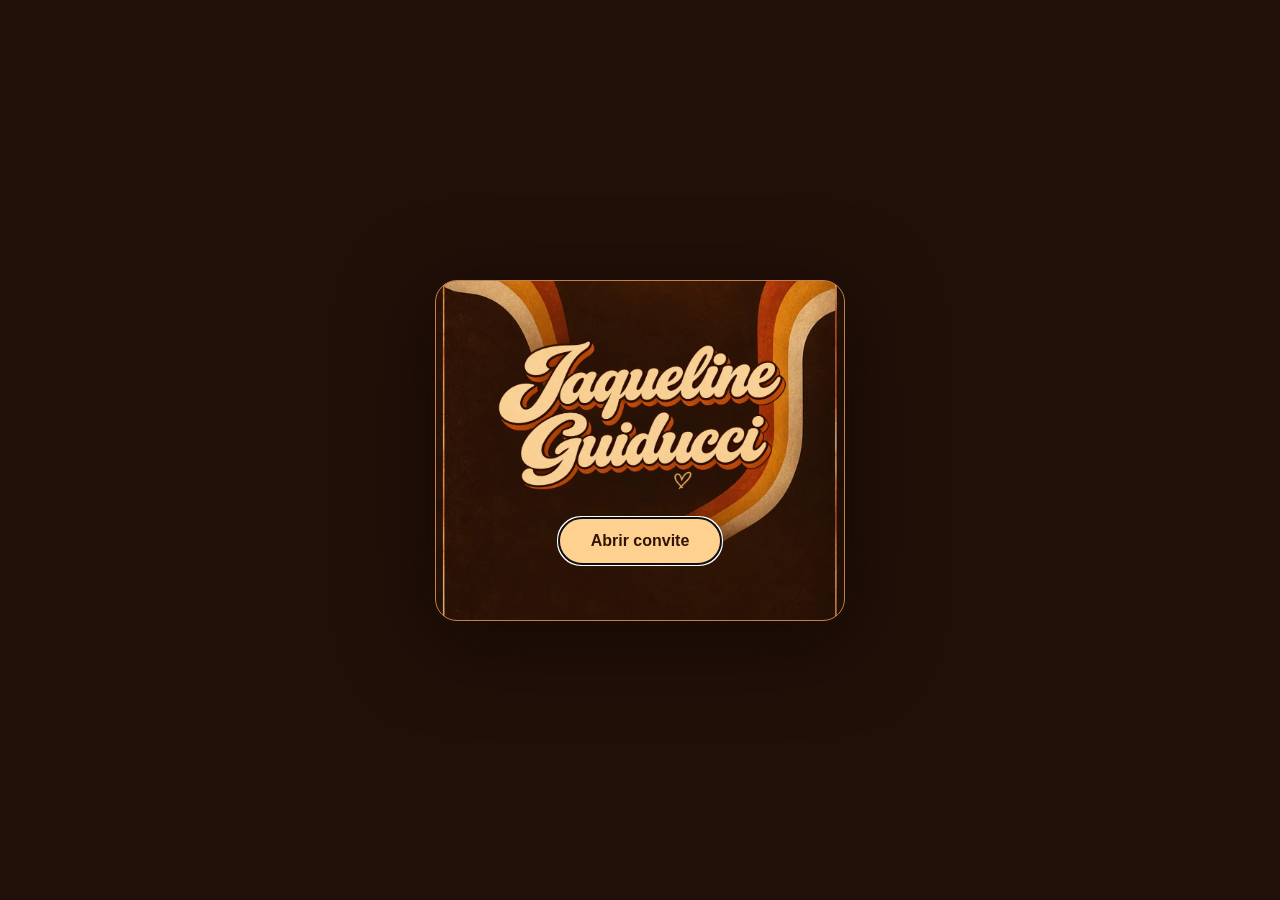
<file: index.html>
<!doctype html>
<html lang="pt-BR">
<head>
  <meta charset="utf-8">
  <meta name="viewport" content="width=device-width,initial-scale=1">
  <meta name="theme-color" content="#2e1007">
  <title>Edição Limitada 1976 · Jaqueline Guiducci</title>
  <meta name="description" content="Festa anos 70 de Jaqueline Guiducci. Sábado, 19 de dezembro, às 16h no Sítio Calmaria, em Ubá.">
  <link rel="stylesheet" href="home.css?v=23">
  <script src="musica.js?v=23" defer></script>
</head>
<body class="effects-playing">
  <dialog id="capa" aria-label="Convite de Jaqueline Guiducci">
    <div class="capa-cartao">
      <img src="assets/nome.webp" alt="Jaqueline Guiducci">
      <button id="abrir" type="button">Abrir convite</button>
      <p id="aviso-som" role="status"></p>
      <button id="sem-som" type="button" hidden>Continuar sem música</button>
    </div>
  </dialog>
  <main class="convite">
    <div class="cena">
      <div class="refletores" aria-hidden="true"><i></i><i></i></div>
      <div class="dance-lights" aria-hidden="true"></div>
      <div class="extra-reflections" aria-hidden="true"><i></i><i></i><i></i></div>
      <audio id="trilha" src="assets/disco-1976.mp3" autoplay loop preload="auto"></audio>
      <img class="vinil" src="assets/vinil.webp" alt="">
      <img class="fita" src="assets/fita.webp" alt="">
      <div class="identidade">
        <h1><img class="assinatura" src="assets/nome.webp" alt="Jaqueline Guiducci"></h1>
        <div class="vu" aria-hidden="true"><i></i><i></i><i></i><i></i><i></i><i></i><i></i><i></i><i></i><i></i><i></i><i></i></div>
        <div class="detalhes">
          <p class="data"><time datetime="2026-12-19T16:00:00-03:00">19 de dezembro</time></p>
          <p class="hora">Sábado <span>✦</span> 16 horas</p>
          <p class="lugar">Sítio Calmaria · Ubá, MG</p>
        </div>
      </div>
      <div class="disco home-globe">
        <span class="aureola" aria-hidden="true"></span>
        <img class="espelho" src="assets/globo.webp" alt="">
        <span class="giro" aria-hidden="true"></span>
        <img class="marca" src="assets/edicao-limitada-1976.webp" alt="Edição Limitada 1976">
        <i class="glint glint-a"></i><i class="glint glint-b"></i><i class="glint glint-c"></i><i class="glint glint-d"></i><i class="glint glint-e"></i>
      </div>
    </div>
    <footer>
      <nav aria-label="Informações e confirmação">
        <a href="manual.html">Manual do Convidado</a>
        <a href="local.html">Local</a>
        <div class="resposta"><a class="confirmar" href="presenca.html">Confirmar presença</a><small>Até 05 de dezembro</small></div>
      </nav>
      <button id="som" type="button" aria-controls="trilha"><span>Tocar música</span></button>
    </footer>
  </main>
</body>
</html>
</file>
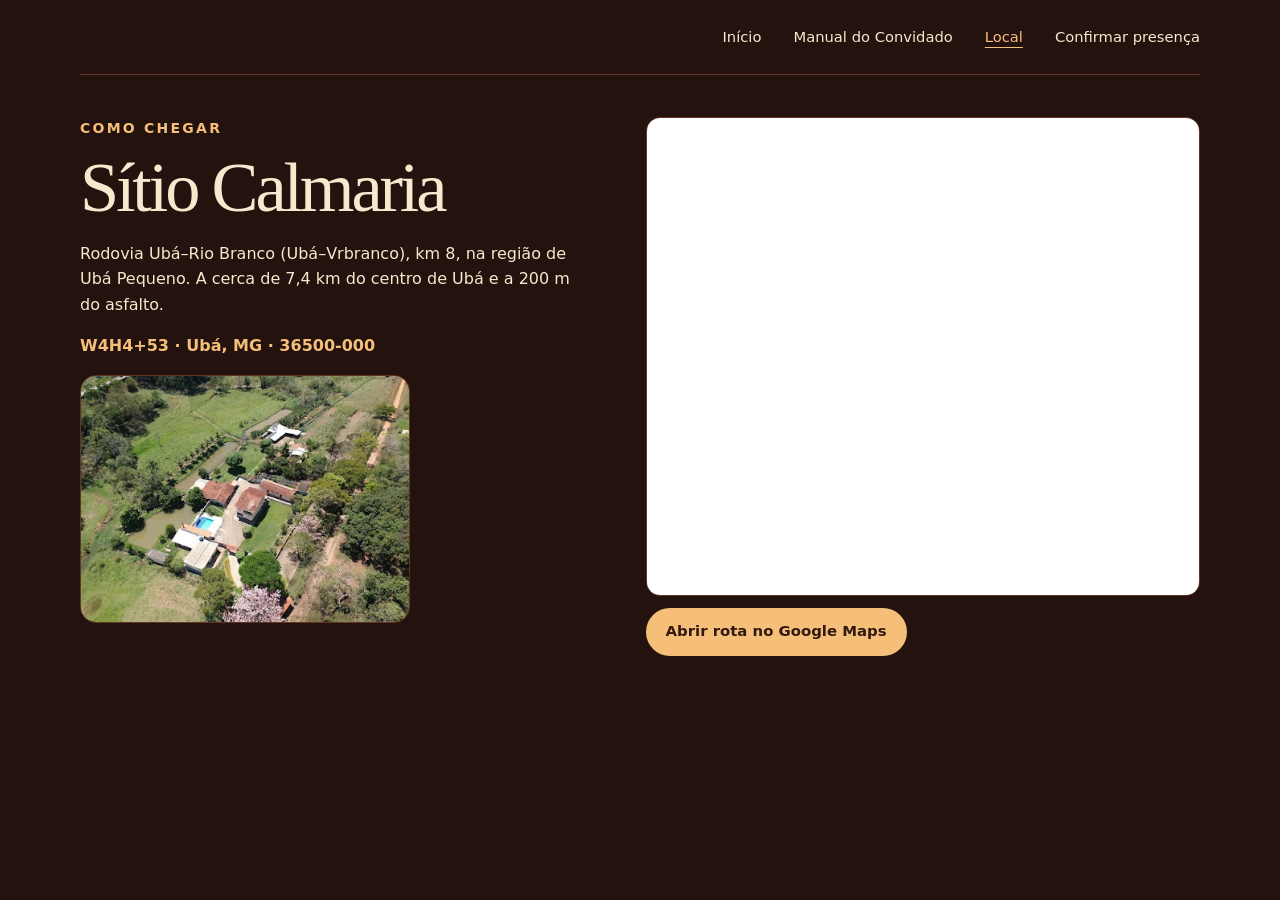
<file: local.html>
<!doctype html>
<html lang="pt-BR"><head><meta charset="utf-8"><meta name="viewport" content="width=device-width, initial-scale=1"><meta name="theme-color" content="#24120e"><meta name="description" content="Convite de Jaqueline Guiducci. Guia de traje anos 70, localização e confirmação de presença."><title>Local · Edição Limitada · Jaqueline Guiducci</title><link rel="stylesheet" href="site.css"></head>
<body class="inner-page"><header class="top wrap"><nav aria-label="Navegação"><a href="index.html">Início</a><a href="manual.html">Manual do Convidado</a><a href="local.html" aria-current="page">Local</a><a href="presenca.html">Confirmar presença</a></nav></header><main><div class="wrap standalone venue-layout"><section id="local"><p class="eyebrow">COMO CHEGAR</p><h1 class="page-heading">Sítio Calmaria</h1><p>Rodovia Ubá–Rio Branco (Ubá–Vrbranco), km 8, na região de Ubá Pequeno. A cerca de 7,4 km do centro de Ubá e a 200 m do asfalto.</p>
<p class="place-code">W4H4+53 · Ubá, MG · 36500-000</p>
<figure class="venue-photo"><img src="assets/sitio-calmaria.webp" alt="Vista aérea do Sítio Calmaria, com as construções e a piscina cercadas por área verde" width="408" height="306"></figure>
</section><section class="venue-map" aria-label="Mapa e rotas"><div class="map"><iframe title="Mapa do Sítio Calmaria" loading="lazy" src="https://maps.google.com/maps?q=W4H4%2B53%20Ub%C3%A1%2C%20MG%2C%2036500-000&amp;output=embed"></iframe></div>
<a class="button solid" href="https://www.google.com/maps/dir/?api=1&amp;destination=W4H4%2B53%20Ub%C3%A1%2C%20MG%2C%2036500-000" rel="noopener" target="_blank">Abrir rota no Google Maps</a></section>
</div></main></body></html>
</file>
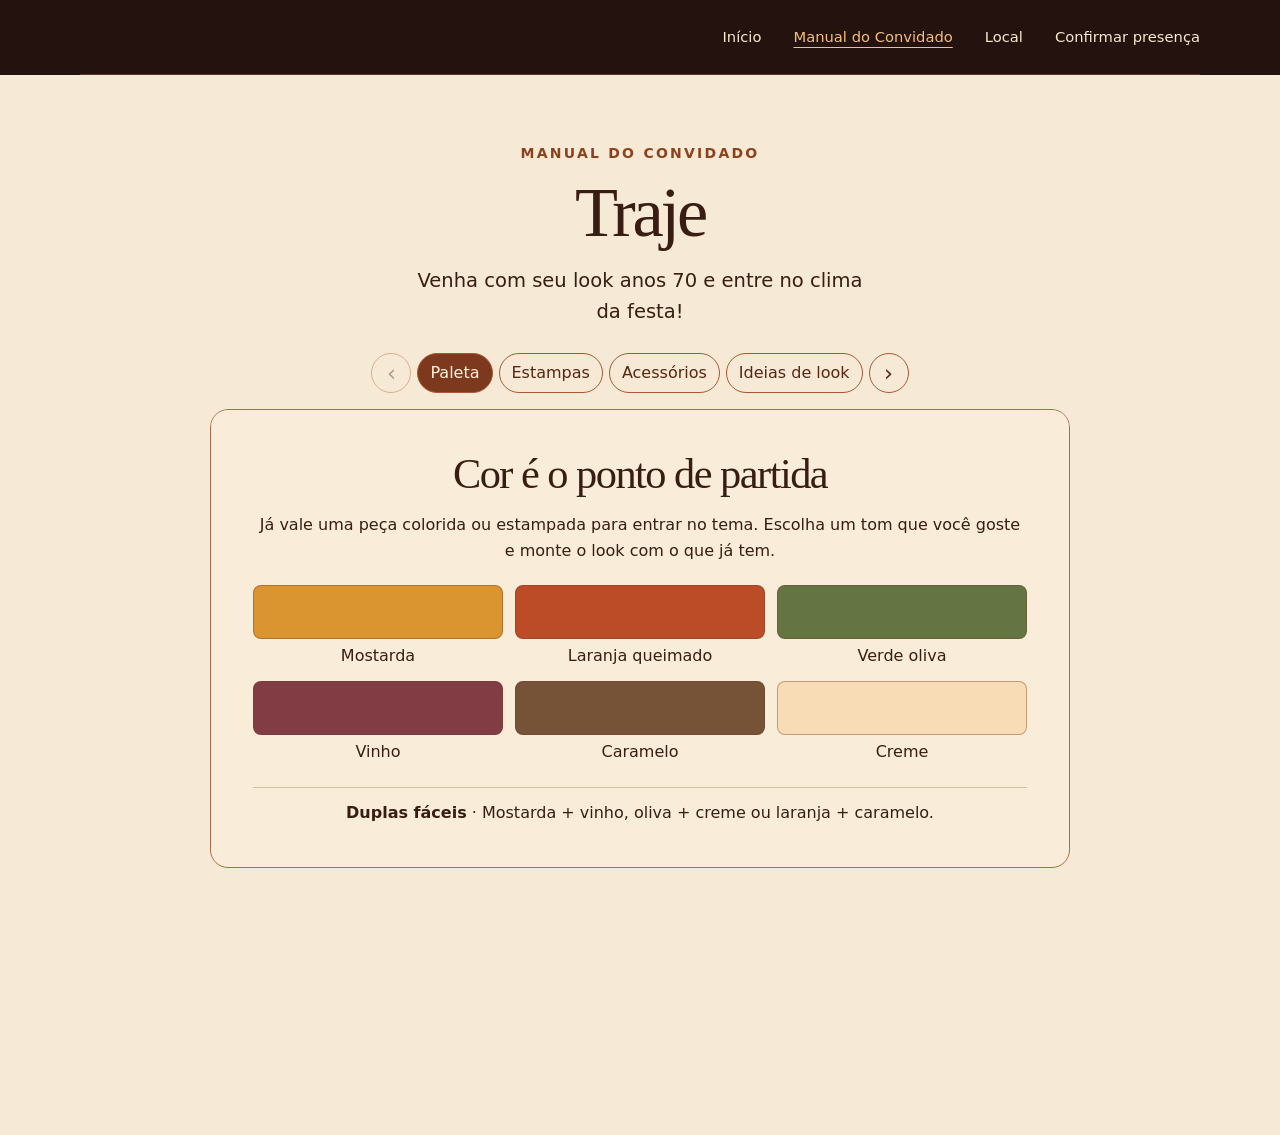
<file: manual.html>
<!doctype html>
<html lang="pt-BR"><head><meta charset="utf-8"><meta name="viewport" content="width=device-width, initial-scale=1"><meta name="theme-color" content="#24120e"><meta name="description" content="Convite de Jaqueline Guiducci. Guia de traje anos 70, localização e confirmação de presença."><title>Manual do Convidado · Edição Limitada · Jaqueline Guiducci</title><link rel="stylesheet" href="site.css"><link rel="stylesheet" href="manual.css?v=19"><script src="manual.js?v=4" defer></script></head>
<body class="inner-page"><header class="top wrap"><nav aria-label="Navegação"><a href="index.html">Início</a><a href="manual.html" aria-current="page">Manual do Convidado</a><a href="local.html">Local</a><a href="presenca.html">Confirmar presença</a></nav></header><main><section class="manual" id="manual"><div class="wrap"><p class="eyebrow">MANUAL DO CONVIDADO</p><h1 class="page-heading">Traje</h1><p class="lead">Venha com seu look anos 70 e entre no clima da festa!</p>
<div class="manual-carousel">
  <div class="carousel-controls">
    <button type="button" data-direction="-1" aria-label="Voltar um cartão" hidden>‹</button>
    <a href="#paleta" aria-current="true">Paleta</a>
    <a href="#estampas">Estampas</a>
    <a href="#acessorios">Acessórios</a>
    <a href="#looks">Ideias de look</a>
    <button type="button" data-direction="1" aria-label="Avançar um cartão" hidden>›</button>
  </div>
  <div class="carousel-track" tabindex="0" aria-label="Cartões do manual do convidado">
    <article class="carousel-card" id="paleta">
      <h2>Cor é o ponto de partida</h2>
      <p>Já vale uma peça colorida ou estampada para entrar no tema. Escolha um tom que você goste e monte o look com o que já tem.</p>
      <ul class="palette">
        <li><span style="--swatch:#db9530"></span>Mostarda</li>
        <li><span style="--swatch:#bc4c27"></span>Laranja queimado</li>
        <li><span style="--swatch:#657443"></span>Verde oliva</li>
        <li><span style="--swatch:#813d43"></span>Vinho</li>
        <li><span style="--swatch:#765237"></span>Caramelo</li>
        <li><span style="--swatch:#f7dcb6"></span>Creme</li>
      </ul>
      <p class="look-tip"><strong>Duplas fáceis</strong> · Mostarda + vinho, oliva + creme ou laranja + caramelo.</p>
    </article>
    <article class="carousel-card" id="estampas">
      <h2>Estampas com personalidade</h2>
      <p>As estampas dos anos 70 podem entrar na camisa, no vestido, no lenço ou em qualquer peça que você já tenha.</p>
      <ul class="patterns">
        <li><span class="pattern geometric" aria-hidden="true"></span>Geométrica</li>
        <li><span class="pattern floral" aria-hidden="true"></span>Floral grande</li>
        <li><span class="pattern striped" aria-hidden="true"></span>Listras</li>
        <li><span class="pattern psychedelic" aria-hidden="true"></span>Psicodélica</li>
      </ul>
      <p class="look-tip"><strong>Combinação rápida</strong> · Pegue uma cor da estampa e repita em outra peça.</p>
    </article>
    <article class="carousel-card" id="acessorios"><h2>Acessórios anos 70</h2><div class="acessorios"><figure><img src="assets/acessorio-argolas.webp" alt="Argolas douradas marteladas" width="360" height="360" loading="lazy"><figcaption><strong>Brincos</strong> Prenda o cabelo de um lado para destacar as argolas.</figcaption></figure><figure><img src="assets/acessorio-colar.webp" alt="Corrente com pingente cor de âmbar" width="360" height="360" loading="lazy"><figcaption><strong>Colar</strong> Use um pingente comprido sobre uma blusa lisa.</figcaption></figure><figure><img src="assets/acessorio-lenco.webp" alt="Lenço floral em laranja, creme e oliva" width="360" height="360" loading="lazy"><figcaption><strong>Lenço</strong> Dê um nó no pescoço ou faça uma faixa para o cabelo.</figcaption></figure><figure><img src="assets/acessorio-pulseiras.webp" alt="Pulseiras largas em tons de mel e ferrugem" width="360" height="360" loading="lazy"><figcaption><strong>Pulseiras</strong> Empilhe duas ou três no mesmo pulso.</figcaption></figure><figure><img src="assets/acessorio-oculos.webp" alt="Óculos quadrados com lentes cor de mel" width="360" height="360" loading="lazy"><figcaption><strong>Óculos</strong> Combine a armação grande com uma camisa de gola aberta.</figcaption></figure><figure><img src="assets/acessorio-cinto.webp" alt="Cinto trançado com fivela dourada" width="360" height="360" loading="lazy"><figcaption><strong>Cinto</strong> Passe pelo cós do jeans boca de sino.</figcaption></figure></div></article>
    <article class="carousel-card" id="looks">
      <h2>Do retrô à pista</h2>
      <div class="look-grid">
        <img src="assets/looks.webp" alt="Looks dos anos 70 com macacão brilhante, camisas de gola larga, calças boca de sino e vestido estampado" width="1200" height="800" loading="lazy">
        <ul>
          <li><strong>Retrô de boa</strong> · Camisa estampada e jeans reto ou boca de sino.</li>
          <li><strong>Colorido sem esforço</strong> · Vestido floral, macacão colorido ou um lenço chamativo.</li>
          <li><strong>Modo discoteca</strong> · Paetês, tecidos metalizados ou plataformas.</li>
        </ul>
      </div>
    </article>
    <article class="carousel-card look-card"><h2>Jeans com atitude</h2><div class="look-grid"><img src="assets/look-1.webp" alt="Camisa geométrica e jeans de cintura alta" loading="lazy"><p>Camisa geométrica em mostarda e vinho, jeans de cintura alta e bota caramelo.</p></div></article>
    <article class="carousel-card look-card"><h2>Floral à tarde</h2><div class="look-grid"><img src="assets/look-2.webp" alt="Vestido floral com cinto largo" loading="lazy"><p>Vestido midi de flores grandes, cinto largo e sandália plataforma.</p></div></article>
    <article class="carousel-card look-card"><h2>Boca de sino colorida</h2><div class="look-grid"><img src="assets/look-3.webp" alt="Calça verde boca de sino e lenço laranja" loading="lazy"><p>Calça boca de sino verde-oliva, camiseta creme e lenço laranja estampado.</p></div></article>
    <article class="carousel-card look-card"><h2>Brilho de discoteca</h2><div class="look-grid"><img src="assets/look-4.webp" alt="Blusa dourada metalizada e calça vinho" loading="lazy"><p>Blusa metalizada, calça vinho de cintura alta e argolas douradas.</p></div></article>
    <article class="carousel-card look-card"><h2>Gola larga e listras</h2><div class="look-grid"><img src="assets/look-5.webp" alt="Camisa listrada de gola larga e calça marrom" loading="lazy"><p>Camisa listrada em caramelo e creme, calça marrom e sapato de couro.</p></div></article>
    <article class="carousel-card look-card"><h2>Floral e boca de sino</h2><div class="look-grid"><img src="assets/look-6.webp" alt="Camisa floral verde-oliva e calça creme boca de sino" loading="lazy"><p>Camisa de gola larga com flores laranja, calça creme boca de sino e botas caramelo.</p></div></article>
    <article class="carousel-card look-card"><h2>Cetim na pista</h2><div class="look-grid"><img src="assets/look-7.webp" alt="Camisa de cetim vinho e calça azul-marinho" loading="lazy"><p>Camisa de cetim vinho, calça azul-marinho boca de sino e sapatos plataforma marrons.</p></div></article>
  </div>
</div></div></section>
</main></body></html>
</file>
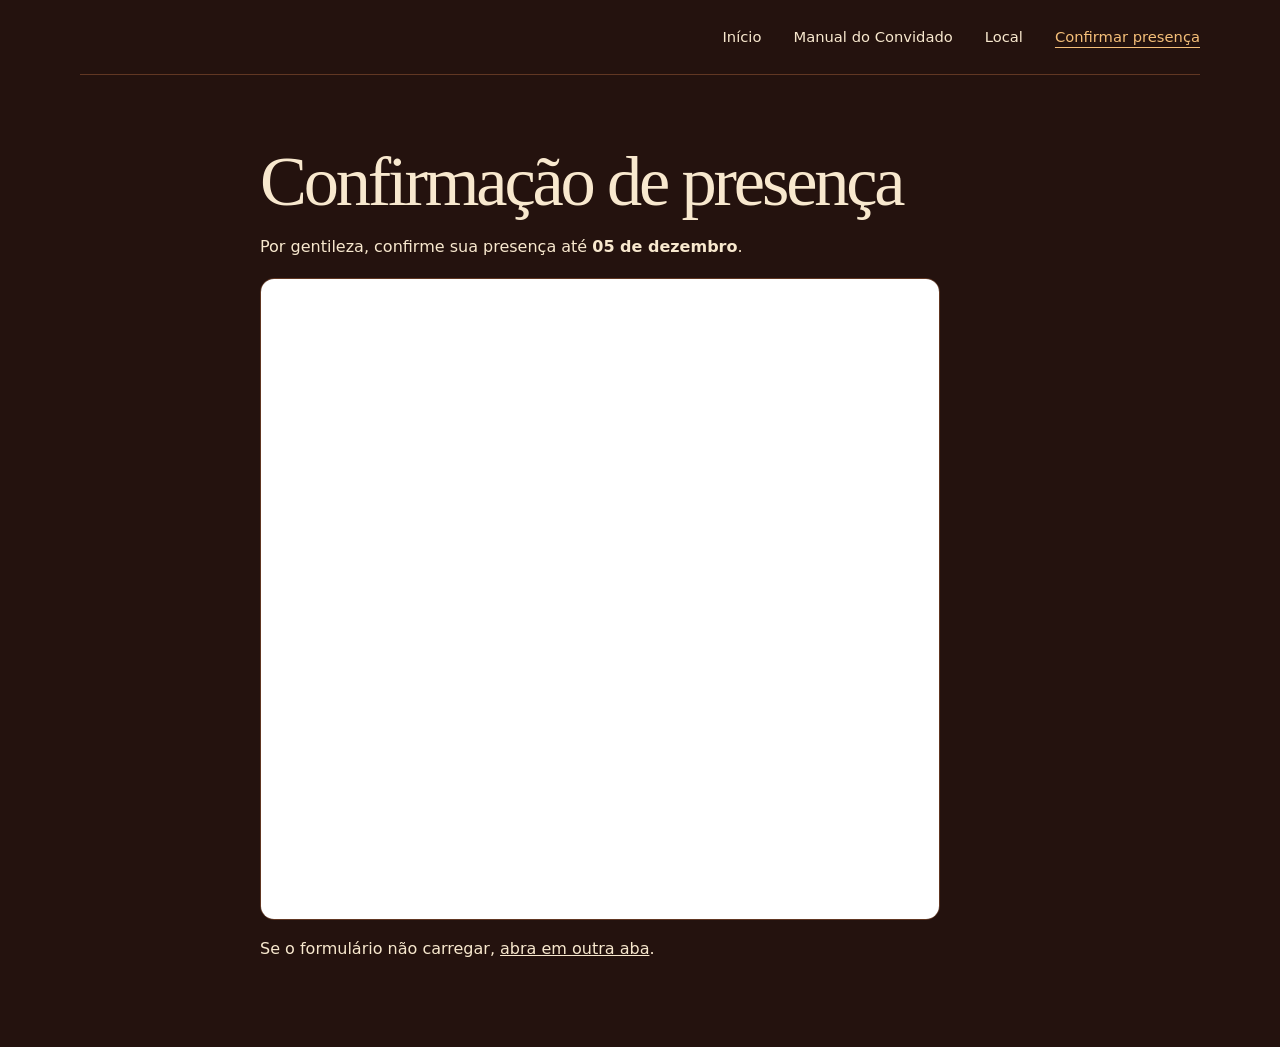
<file: presenca.html>
<!doctype html>
<html lang="pt-BR"><head><meta charset="utf-8"><meta name="viewport" content="width=device-width, initial-scale=1"><meta name="theme-color" content="#24120e"><meta name="description" content="Convite de Jaqueline Guiducci. Guia de traje anos 70, localização e confirmação de presença."><title>Confirmar presença · Edição Limitada · Jaqueline Guiducci</title><link rel="stylesheet" href="site.css"></head>
<body class="inner-page"><header class="top wrap"><nav aria-label="Navegação"><a href="index.html">Início</a><a href="manual.html">Manual do Convidado</a><a href="local.html">Local</a><a href="presenca.html" aria-current="page">Confirmar presença</a></nav></header><main><div class="wrap standalone"><section id="presenca"><h1 class="page-heading">Confirmação de presença</h1><p>Por gentileza, confirme sua presença até <strong><time datetime="2026-12-05">05 de dezembro</time></strong>.</p><div id="rsvp" class="map">
  <iframe src="https://docs.google.com/forms/d/e/1FAIpQLScrZfWIJi8_H0dgIDbv-A7V3XIQjIHz3rUGmWxqgFzen0eAKw/viewform?embedded=true" title="Formulário de confirmação de presença"></iframe>
</div>
<p>Se o formulário não carregar, <a href="https://docs.google.com/forms/d/e/1FAIpQLScrZfWIJi8_H0dgIDbv-A7V3XIQjIHz3rUGmWxqgFzen0eAKw/viewform" target="_blank" rel="noopener">abra em outra aba</a>.</p></section></div></main></body></html>
</file>
<file: home.css>
* { box-sizing: border-box }
body { margin: 0; padding: clamp(8px,1.4vw,22px); color: #ffe1ac; background: #291005; font-family: "Trebuchet MS", Arial, sans-serif }
.convite { position: relative; isolation: isolate; display: grid; grid-template-rows: 1fr auto; min-height: calc(100svh - 2 * clamp(8px,1.4vw,22px)); border: 1px solid #cd8140; border-radius: 28px; overflow: hidden; background: #331509 }
.cena { position: relative; isolation: isolate; min-height: 470px; display: grid; grid-template-columns: 1.05fr 1fr; align-items: center; background: radial-gradient(ellipse at 66% 25%,#a95c1b2e,transparent 54%),linear-gradient(90deg,#3111070a,#240e0850),url("assets/fundo.webp") center 46% / cover }
.identidade { text-align: center; z-index: 2; padding: 42px 0 48px 8vw }
h1,p { margin: 0 }
.assinatura { width: min(100%,510px,57svh); height: auto; display: block; margin: auto; filter: drop-shadow(0 5px 12px #22090066) }
.detalhes { margin: 20px auto 0 }
.data { font: normal clamp(32px,3.1vw,54px)/1.12 Georgia,serif; letter-spacing: -.04em }
.hora { margin: 10px 0 8px; font-size: .84rem; text-transform: uppercase; letter-spacing: .19em; font-weight: bold }
.hora span { margin: 0 .5em; color: #f9ac5b }
.lugar { color: #edc799; font-size: 1rem }
.disco { width: min(48vw,690px,75svh); aspect-ratio: 850/838; position: relative; justify-self: center; align-self: start; margin-top: -2%; z-index: 1 }
.espelho { width: 100%; display: block }
.giro { position:absolute; left:13.65%; top:20.05%; width:72.5%; height:77.15%; background:url("assets/globo-quadros-v5.webp") 0 0 / 2400% 100% no-repeat; animation:girar 3.2s steps(24,end) infinite }
@keyframes girar { to { background-position:104.347826% 0 } }
.marca { position:absolute; left:50%; top:59%; width:67%; transform: translate(-50%,-50%); filter: drop-shadow(0 3px 5px #300c06aa) }
.vinil,.fita { position:absolute; pointer-events:none; z-index:0 }
.vinil { width:min(22vw,300px); bottom:-7%; left:-9%; transform:rotate(8deg) }
.fita { width:min(15vw,210px); bottom:-1%; right:-4%; transform:rotate(-7deg) }
footer { position:relative; border-top:1px solid #9a5b2b; background:#31150d; padding: 19px 5vw }
nav { margin:auto; max-width:960px; display:grid; grid-template-columns:1.2fr .75fr 1.25fr; align-items:center; text-align:center }
nav a { color:#ffdfb0; padding:14px 12px; text-decoration:none; font-weight:bold; font-size:1rem }
nav > a:first-child { border-right:1px solid #855531 }
nav a:hover { text-decoration: underline; text-underline-offset:4px }
nav a:focus-visible { outline:3px solid #ffdb87; outline-offset:3px }
.resposta { display:grid; justify-items:center; gap:6px; border-left:1px solid #855531 }
.confirmar { display:inline-block; border-radius:40px; color:#361407; background:#ffd293; padding:12px 25px }
.resposta small { color:#f0c89c; font-size:.85rem }
@media (max-width:720px) {
  .convite { border-radius:20px }
  .cena { grid-template-columns:1fr; grid-template-rows:auto auto; align-content:center; min-height:0; background-position:center,center,center 30% }
  .disco { grid-row:1; width:min(76vw,33svh,340px); margin-top:-2% }
  .identidade { grid-row:2; padding:10px 12% 24px }
  .assinatura { width:min(100%,37svh,340px) }
  .detalhes { margin-top:12px }.data { font-size:clamp(28px,7.4vw,38px) }
  .hora { margin:8px 0 6px; font-size:.78rem }.lugar { font-size:.92rem }
  .vinil { width:28vw; left:-13%; bottom:-2% }.fita { width:23vw; right:-9%; bottom:2% }
  footer { padding:9px 6% 13px }
  nav { grid-template-columns:1.6fr 1fr; max-width:440px }
  nav > a { font-size:.95rem; padding:10px 4px }
  .resposta { grid-column:1/-1; border:0; margin-top:7px }
  .confirmar { width:100% }
}


/* A corrente pertence à imagem fixa. A esfera reproduz os 24 quadros originais. */
.espelho { clip-path:inset(0 0 78.8% 0) }
.refletores { position:absolute; inset:0; overflow:hidden; pointer-events:none }
.refletores i { position:absolute; top:-15px; left:9%; width:clamp(26px,3vw,46px); height:38px; background:linear-gradient(90deg,#170d09,#8f6a49 25%,#392216 45%,#170c08); border-bottom:4px solid #ffdb96; border-radius:3px 3px 9px 9px; transform-origin:50% 0; --inicio:-44deg; --fim:-6deg; animation:foco 5s ease-in-out infinite alternate }
.refletores i::after { content:""; position:absolute; top:100%; left:50%; width:clamp(140px,24vw,390px); height:95vh; transform:translateX(-50%); background:linear-gradient(to bottom,#fff0cba8,#edaf5345 48%,transparent 95%); clip-path:polygon(45% 0,55% 0,100% 100%,0 100%); filter:blur(2px) }
.refletores i+i { left:auto; right:4%; --inicio:8deg; --fim:48deg; animation-direction:alternate-reverse; animation-duration:7s; animation-delay:-2s }
@keyframes foco { from { transform:rotate(var(--inicio)) } to { transform:rotate(var(--fim)) } }
/* Duas fileiras espelhadas de LEDs, inspiradas nos receivers dos anos 70. */
.vu { width:max-content; margin:12px auto 0; padding:4px 8px; border-block:1px solid #a76d395c; display:flex; gap:3px; align-items:flex-end; height:25px; background:#29110899 }
.vu i { width:4px; height:100%; background:repeating-linear-gradient(to top,transparent 0 1px,#321308 1px 2px,transparent 2px 4px),linear-gradient(to top,#eba23b 60%,#ed742e 60%); transform-origin:bottom; animation:nivel .84s ease-in-out infinite alternate }
.vu i:nth-child(2n) { animation-delay:-.53s; animation-duration:.69s }.vu i:nth-child(3n) { animation-delay:-.28s;animation-duration:1.1s }.vu i:nth-child(4n) { animation-direction:alternate-reverse }.vu i:nth-child(6) { margin-right:4px }
@keyframes nivel { 0% { transform:scaleY(.23) } 40% { transform:scaleY(.85) } 65% { transform:scaleY(.44) } 100% { transform:scaleY(1) } }
.detalhes { margin-top:12px }
@media(max-width:720px) { .vu{margin-top:7px;height:20px} }
/* A lente acompanha o corpo e ilumina a origem do feixe. */
.refletores i::before { content:""; position:absolute; bottom:-5px; left:5%; width:90%; height:7px; border-radius:50%; background:#fff3cd; box-shadow:0 0 12px 4px #ffcd7b,0 0 24px 5px #ffae4b80 }
@media (prefers-reduced-motion: reduce) {
  .giro { animation-duration:14s }
  .refletores i { --inicio:-22deg; --fim:-16deg; animation-duration:15s }
  .refletores i+i { --inicio:18deg; --fim:24deg; animation-duration:18s }
  .vu i { animation-duration:3.5s }
}

/* Halo externo acompanha a esfera. A luz permanece visível entre os pulsos. */
.aureola { position:absolute; left:13.65%; top:20.05%; width:72.5%; height:77.15%; border-radius:50%; pointer-events:none; z-index:-1; background:#ffce7e; box-shadow:0 0 12px 4px #fff0bb,0 0 32px 11px #ffbf5ccd,0 0 62px 20px #ff9c394f; animation:halo-dourado 3.1s ease-in-out infinite alternate }
.aureola::before { content:""; position:absolute; inset:-11%; border-radius:50%; background:conic-gradient(from 20deg,transparent 0deg,#ffdb8fba 15deg,transparent 28deg 148deg,#fff1c4ab 165deg,transparent 180deg 286deg,#ffc66f99 300deg,transparent 314deg); filter:blur(9px); animation:halo-reflexo 11s linear infinite }
@keyframes halo-dourado { from { opacity:.65 } to { opacity:1 } }
@keyframes halo-reflexo { to { transform:rotate(1turn) } }
@media(prefers-reduced-motion:reduce){.aureola{animation-duration:7s}.aureola::before{animation:none}}
/* Reflexos da abertura original (23a3707). */
.glint{position:absolute;width:15%;aspect-ratio:1;z-index:2;transform:translate(-50%,-50%);background:radial-gradient(circle,#fff 0%,#ffdc92 5%,#ffc76f75 14%,transparent 53%);opacity:.25;animation:globe-glint 5s ease-in-out infinite}
.glint::before,.glint::after{content:"";position:absolute;inset:48% 0;background:linear-gradient(90deg,transparent,#fff1cd,transparent);border-radius:50%}
.glint::after{transform:rotate(90deg)}
.home-globe .glint{z-index:4;width:19%;opacity:.64;animation:none}
.home-globe .glint-a{left:61%;top:25%}
.home-globe .glint-b{left:19%;top:43%}
.home-globe .glint-c{left:81%;top:68%}
.home-globe .glint-d{left:35%;top:84%}
.home-globe .glint-e{left:86%;top:35%}
.effects-playing .glint{animation:disc-flash 2.5s ease-in-out infinite!important}
.effects-playing .glint-b{animation-delay:-.5s!important}
.effects-playing .glint-c{animation-delay:-1s!important}
.effects-playing .glint-d{animation-delay:-1.5s!important}
.effects-playing .glint-e{animation-delay:-2s!important}
@keyframes disc-flash{0%,66%,100%{opacity:.16;scale:.62}78%{opacity:1;scale:1.45}89%{opacity:.52;scale:1.05}}
.dance-lights{position:absolute;inset:0;pointer-events:none;z-index:5;overflow:hidden}
.dance-lights::before,.dance-lights::after{content:"";position:absolute;inset:-35%;background:conic-gradient(from 15deg at 67% 42%,transparent 0 15%,#ffc16637 17%,transparent 19% 45%,#a649242d 47%,transparent 50% 79%,#f2a74c29 82%,transparent 85%);opacity:0}
.effects-playing .dance-lights::before{animation:dance-sweep 8s ease-in-out infinite alternate!important}
.effects-playing .dance-lights::after{animation:dance-sweep 11s ease-in-out -4s infinite alternate-reverse!important}
@keyframes dance-sweep{from{transform:rotate(-11deg);opacity:.36}to{transform:rotate(18deg);opacity:1}}
.home-page .glint{filter:drop-shadow(0 0 7px #ffbf60)}
.extra-reflections{position:absolute;inset:0;z-index:27;pointer-events:none}
.extra-reflections i{position:absolute;width:clamp(18px,3.3vw,51px);aspect-ratio:1;translate:-50% -50%;color:#ffdc9d;opacity:.42;filter:drop-shadow(0 0 7px #ffad56)}
.extra-reflections i::before{content:"";display:block;width:100%;height:100%;background:currentColor;clip-path:polygon(50% 0,58% 42%,100% 50%,58% 58%,50% 100%,42% 58%,0 50%,42% 42%)}
.extra-reflections i:nth-child(1){left:58%;top:23%}
.extra-reflections i:nth-child(2){left:53%;top:65%;width:clamp(13px,1.9vw,29px)}
.extra-reflections i:nth-child(3){left:91%;top:77%;width:clamp(15px,2.6vw,38px)}
.effects-playing .extra-reflections i{animation:reflection-shimmer 7s ease-in-out infinite alternate}
.effects-playing .extra-reflections i:nth-child(2){animation-delay:-2s}
.effects-playing .extra-reflections i:nth-child(3){animation-delay:-4s}
@keyframes reflection-shimmer{from{opacity:.27;transform:translateY(5px) scale(.82)}to{opacity:.78;transform:translateY(-7px) scale(1.08)}}
@media(max-width:720px){
 .extra-reflections i:nth-child(1){left:19%;top:16%}
 .extra-reflections i:nth-child(2){left:82%;top:27%}
 .extra-reflections i:nth-child(3){left:87%;top:55%}
}
.dance-lights { z-index:0 }
@media (prefers-reduced-motion:reduce) {
  .effects-playing .dance-lights::before,.effects-playing .dance-lights::after { animation-duration:28s!important }
  .effects-playing .glint { animation-duration:5s!important }
}
#som { display:block; margin:6px auto 0; padding:8px 14px; min-height:40px; font:inherit; font-size:.9rem; color:#ffdfb0; background:transparent; border:0; border-radius:22px; cursor:pointer }
#som::before { content:"♫"; margin-right:.45em }
#som:hover span { text-decoration:underline }
#som:focus-visible { outline:2px solid #ffdb87 }

#capa { color:#ffe1ac; border:1px solid #bf824c; border-radius:22px; padding:0; background:#35170b url("assets/fundo.webp") center / cover; width:min(86vw,410px); box-shadow:0 18px 85px #100500aa }
#capa::backdrop { background:#201008 }
.capa-cartao { padding:clamp(28px,6vw,56px) 24px; text-align:center }
.capa-cartao img { display:block; width:85%; height:auto; margin:0 auto 28px }
#abrir { border:0; border-radius:30px; background:#ffd191; color:#321406; font:inherit; font-weight:bold; padding:14px 32px; cursor:pointer }
#aviso-som:not(:empty) { margin:14px 0 0 }
#sem-som { color:inherit; font:inherit; text-decoration:underline; background:transparent; border:0; padding:12px; cursor:pointer }
</file>
<file: site.css>
:root{color-scheme:dark;--dark:#24120e;--cream:#f8e8ce;--gold:#f5bf79;--line:#a9623b75;--paper:#f6e9d5;--ink:#381d12;scroll-behavior:smooth}*{box-sizing:border-box}body{margin:0;background:var(--dark);color:var(--cream);font-family:system-ui,sans-serif;line-height:1.6}a{color:inherit}a:focus-visible{outline:2px solid currentColor;outline-offset:5px}[hidden]{display:none!important}.wrap{width:min(1120px,calc(100% - 48px));margin-inline:auto}.top{min-height:75px;display:flex;align-items:center;justify-content:space-between;gap:18px;border-bottom:1px solid var(--line)}.top a{text-decoration:none}.brand{font:1.15rem Georgia,serif}.brand span,footer span{color:var(--gold);padding-inline:.25em}nav{display:flex;gap:clamp(12px,3vw,32px);font-size:.92rem}nav a:hover{color:var(--gold)}.hero{display:grid;grid-template-columns:minmax(0,430px) 1fr;align-items:center;gap:clamp(36px,8vw,105px);padding-block:48px 74px}.cover{border:1px solid var(--line);border-radius:22px;overflow:hidden;box-shadow:0 22px 70px #0005}.cover img{width:100%;height:auto;display:block}.eyebrow{font-size:.875rem;font-weight:700;letter-spacing:.16em;color:var(--gold);margin:0 0 12px}.eyebrow span{padding-inline:.4em}h1,h2,h3{font-family:Georgia,serif;font-weight:400;line-height:1.04;margin:0}h1{font-size:clamp(3rem,7vw,6.85rem);letter-spacing:-.045em}h2{font-size:clamp(2.25rem,5vw,4.25rem);letter-spacing:-.036em}h3{font-size:1.8rem}.lead{font-size:clamp(1.05rem,2vw,1.22rem);max-width:36ch}.actions{display:flex;flex-wrap:wrap;gap:12px;margin-top:28px}.button{border-radius:100px;display:inline-flex;align-items:center;justify-content:center;padding:11px 19px;min-height:46px;border:1px solid #bd845c;text-decoration:none;font-size:.93rem;font-weight:650}.button:hover{background:#eea25c24}.solid{background:var(--gold);color:#32190f;border-color:transparent}.solid:hover{background:#ffd599}.manual{padding-block:67px;background:var(--paper);color:var(--ink);text-align:center}.manual .eyebrow{color:#8d421e}.manual .lead{margin:15px auto 26px}.manual figure{max-width:760px;margin:0 auto;border:1px solid #b6784c8c;border-radius:18px;overflow:hidden;background:#f4e6cf}.manual img{display:block;width:100%;height:auto}.manual figcaption{display:grid;grid-template-columns:1fr 1fr}.manual figcaption div{padding:19px 12px}.manual figcaption div+div{border-left:1px solid #b6784c8c}.manual figcaption p{margin:7px 0 0}.details{display:grid;grid-template-columns:1fr 1fr;padding-block:70px;gap:48px}.details section+section{border-left:1px solid var(--line);padding-left:48px}.map{border:1px solid var(--line);border-radius:14px;overflow:hidden;margin:18px 0 12px}.map p{margin:0;padding:16px;color:var(--cream)}iframe{display:block;width:100%;border:0;min-height:280px}#rsvp iframe{min-height:640px}footer{padding-block:23px;border-top:1px solid var(--line);font-size:.92rem}section[id]{scroll-margin-top:24px}@media(max-width:720px){.wrap{width:calc(100% - 32px)}.hero{grid-template-columns:1fr;text-align:center;gap:24px;padding-block:24px 44px}.cover{width:min(100%,340px);margin:auto;order:1}.hero-copy{order:0}.hero .lead{margin-inline:auto}.actions{justify-content:center;margin-top:20px}.manual{padding-block:42px}.details{grid-template-columns:1fr;gap:28px;padding-block:42px}.details section+section{border-left:0;border-top:1px solid var(--line);padding:28px 0 0}}@media(max-width:380px){.top{flex-wrap:wrap;justify-content:center;padding-block:10px;gap:6px 20px}.manual figcaption p{font-size:.93rem}}@media(prefers-reduced-motion:reduce){:root{scroll-behavior:auto}}

/* A animação do v4 compõe a abertura da página. */
.benjamim-scroll{height:auto;background:var(--dark)}
.benjamim-stage{position:relative;top:auto;height:auto;min-height:clamp(590px,calc(100svh - 75px),840px);display:grid;align-items:center;overflow:hidden;background:#25110a}
.benjamim-stage::after{content:"";position:absolute;inset:19px;z-index:25;border:1px solid #cf825a83;border-radius:25px;pointer-events:none}
.benjamim-stage .title-wrap{position:relative;left:auto;top:auto;transform:none;opacity:1;width:min(1120px,calc(100% - 100px));margin-inline:auto;padding:42px 0;align-items:flex-start;filter:none;pointer-events:auto}
.title-wrap .title-frame{margin:0;padding:0;border:0;background:none;box-shadow:none;transform:none;filter:none}
.title-wrap .title-frame::before,.title-wrap .title-frame::after{display:none}
.home-logo,.home-name{display:block;height:auto;filter:drop-shadow(0 8px 16px #1e0807b8)}
.home-logo{width:min(42vw,480px)}
.home-name{width:min(33vw,362px);margin:12px 0}
.event-date{color:#ffe3ac;letter-spacing:.12em;font-size:clamp(.83rem,1.6vw,1.05rem);font-weight:750;margin:9px 0 0;text-shadow:0 2px 8px #180806}
.event-date span{color:var(--gold);padding-inline:.25em}
.benjamim-stage .actions{margin-top:22px}
.benjamim-stage .button{cursor:pointer;font-family:inherit}
.benjamim-stage .button:not(.solid){background:#28120bd9}
.home-globe{position:absolute;top:-9%;right:4%;height:93%;width:min(55%,680px);object-fit:contain;object-position:top center;pointer-events:none;z-index:4;animation:globe-sway 8s ease-in-out infinite;transform-origin:50% 0}
@keyframes globe-sway{0%,100%{transform:rotate(-2deg)}50%{transform:rotate(2deg)}}
.benjamim-stage .bg-base{filter:brightness(.63) saturate(.84)}
.benjamim-stage .bg-stack{opacity:.72}
.benjamim-stage .neon-haze{background:#e38a34;opacity:.13}
.benjamim-stage .palm-stream,.benjamim-stage .popup-layer,.benjamim-stage .statue-layer,.benjamim-stage .tracking,.benjamim-stage .corner-code{display:none}
.benjamim-stage .flight-actors,.benjamim-stage .dolphin-layer{opacity:.19}
.benjamim-stage .scanlines,.benjamim-stage.hard-glitch .scanlines{opacity:.13}
.benjamim-stage .screen-interference,.benjamim-stage.hard-glitch .screen-interference{opacity:.12}
@media(max-width:720px){
 .benjamim-stage{min-height:650px}
 .benjamim-stage::after{inset:11px;border-radius:20px}
 .benjamim-stage .title-wrap{width:calc(100% - 40px);align-items:center;padding:240px 0 38px}
 .home-logo{width:min(82vw,370px)}
 .home-name{width:min(64vw,265px);margin:8px 0}
 .home-globe{right:50%;translate:50% 0;top:-29px;width:86%;height:365px}
 .benjamim-stage .actions{gap:9px;margin-top:17px}
 .benjamim-stage .button{padding-inline:13px}
}

.top{justify-content:flex-end}
.top nav{flex-wrap:wrap;align-items:center;justify-content:flex-end;padding-block:10px}
.top [aria-current=page]{color:var(--gold);text-decoration:underline;text-underline-offset:5px}
.home-page .title-wrap .title-frame{order:0}
.home-page .title-wrap{display:flex}
.home-page .home-year{order:1;display:block;width:min(24vw,235px);height:auto;margin:9px 0 2px;filter:drop-shadow(0 6px 12px #290d05)}
.home-page .home-name{order:2;margin:9px 0 4px}
.home-page .event-date{order:3}
.home-page .actions{order:4;margin-top:17px}
.home-page .home-logo{width:min(39vw,400px)}
.home-page .home-name{width:min(32vw,320px)}
.home-page .benjamim-stage{width:100%;min-height:max(570px,calc(100svh - 75px))}
.standalone{padding-block:70px;max-width:760px}
.standalone .map{max-width:680px}
.inner-page .page-heading{font-size:clamp(2.4rem,6vw,4.4rem)}
@media(max-width:720px){
 .top{justify-content:center}
 .top nav{justify-content:center;font-size:.875rem}
 .home-page .home-logo{width:min(71vw,305px)}
 .home-page .home-year{width:min(40vw,165px)}
 .home-page .home-name{width:min(57vw,238px)}
 .home-page .title-wrap{padding:190px 0 30px}
 .home-page .home-globe{height:275px}
 .home-page .benjamim-stage{min-height:max(620px,calc(100svh - 75px))}
 .standalone{padding-block:45px}
}

.venue-photo{margin:24px 0 16px;border:1px solid var(--line);border-radius:16px;overflow:hidden}
.venue-photo img{display:block;width:100%;height:auto}
.place-code{color:var(--gold);font-weight:650}
.home-globe{width:min(48vw,660px,69svh);height:auto;aspect-ratio:850/838;right:7%;top:1%;animation:none}
.home-globe img{display:block;width:100%;height:auto}
.home-globe canvas{position:absolute;left:13.65%;top:20.05%;width:72.5%;height:77.15%;display:none}
.home-globe.is-spinning img{clip-path:inset(0 0 78.8% 0)}
.home-globe.is-spinning canvas{display:block}
.glint{position:absolute;width:15%;aspect-ratio:1;z-index:2;transform:translate(-50%,-50%);background:radial-gradient(circle,#fff 0%,#ffdc92 5%,#ffc76f75 14%,transparent 53%);opacity:.25;animation:globe-glint 5s ease-in-out infinite}
.glint::before,.glint::after{content:"";position:absolute;inset:48% 0;background:linear-gradient(90deg,transparent,#fff1cd,transparent);border-radius:50%}
.glint::after{transform:rotate(90deg)}
.glint-a{left:64%;top:36%}
.glint-b{left:31%;top:48%;animation-delay:-1.8s}
.glint-c{left:73%;top:66%;animation-delay:-3.5s}
@keyframes globe-glint{0%,78%,100%{opacity:.12;scale:.72}85%{opacity:1;scale:1.35}93%{opacity:.36;scale:.94}}
@media(max-width:720px){.home-page .home-globe{right:50%;top:-10px;width:min(76vw,305px);height:auto}}
@media(prefers-reduced-motion:reduce){.glint{animation:none;opacity:.45}.home-globe.is-spinning img{clip-path:none}.home-globe.is-spinning canvas{display:none}}
.home-page .home-globe{z-index:26}
.home-globe .globe-static{clip-path:inset(0 0 78.8% 0)}
.home-globe .globe-rotation{position:absolute;left:13.65%;top:20.05%;width:72.5%;height:77.15%}
.home-globe .globe-title{position:absolute;z-index:3;left:50%;top:58%;width:69%;transform:translate(-50%,-50%);margin:0;filter:drop-shadow(0 5px 12px #240900b8)}
.home-globe .globe-title img{width:100%;height:auto}
.venue-layout{display:grid;grid-template-columns:minmax(0,.95fr) minmax(0,1.05fr);gap:clamp(24px,5vw,66px);max-width:1120px;padding-block:42px;align-items:start}
.venue-layout .venue-photo{max-width:330px;margin:16px 0 0}
.venue-map .map{margin-top:0}
.venue-map iframe{height:clamp(300px,53vh,490px)}
@media(max-width:720px){.venue-layout{grid-template-columns:1fr;gap:22px}.venue-layout .venue-photo{max-width:260px}.venue-map iframe{height:300px}}
@media(prefers-reduced-motion:reduce){.home-globe .globe-static{clip-path:none}.home-globe .globe-rotation{display:none}}

/* Os quadros giram sobre o próprio eixo; a corrente e a arte ficam no lugar. */
.home-globe .globe-static{clip-path:none}
.globe-spin{display:none;position:absolute;left:13.65%;top:20.05%;width:72.5%;height:77.15%;background:url("assets/globo-quadros-v5.webp") no-repeat 0 0 / 2400% 100%}
.effects-playing .globe-static{clip-path:inset(0 0 78.8% 0)}
.effects-playing .globe-spin{display:block;animation:disc-spin 3.2s steps(23,end) infinite!important}
@keyframes disc-spin{to{background-position:100% 0}}
.home-globe .glint{z-index:4;width:19%;opacity:.64;animation:none}
.home-globe .glint-a{left:61%;top:25%}
.home-globe .glint-b{left:19%;top:43%}
.home-globe .glint-c{left:81%;top:68%}
.home-globe .glint-d{left:35%;top:84%}
.home-globe .glint-e{left:86%;top:35%}
.effects-playing .glint{animation:disc-flash 2.5s ease-in-out infinite!important}
.effects-playing .glint-b{animation-delay:-.5s!important}
.effects-playing .glint-c{animation-delay:-1s!important}
.effects-playing .glint-d{animation-delay:-1.5s!important}
.effects-playing .glint-e{animation-delay:-2s!important}
@keyframes disc-flash{0%,66%,100%{opacity:.16;scale:.62}78%{opacity:1;scale:1.45}89%{opacity:.52;scale:1.05}}
.dance-lights{position:absolute;inset:0;pointer-events:none;z-index:5;overflow:hidden}
.dance-lights::before,.dance-lights::after{content:"";position:absolute;inset:-35%;background:conic-gradient(from 15deg at 67% 42%,transparent 0 15%,#ffc16637 17%,transparent 19% 45%,#a649242d 47%,transparent 50% 79%,#f2a74c29 82%,transparent 85%);opacity:0}
.effects-playing .dance-lights::before{animation:dance-sweep 8s ease-in-out infinite alternate!important}
.effects-playing .dance-lights::after{animation:dance-sweep 11s ease-in-out -4s infinite alternate-reverse!important}
@keyframes dance-sweep{from{transform:rotate(-11deg);opacity:.36}to{transform:rotate(18deg);opacity:1}}
.effects-paused .benjamim-stage :not(.motion-toggle){animation-play-state:paused!important}
.effects-paused #fxCanvas,.effects-paused .flight-actors,.effects-paused .dolphin-layer,.effects-paused .glitch-slices,.effects-paused .screen-interference,.effects-paused .glitch-bar,.effects-paused .start-flash{visibility:hidden}
@media(max-width:720px){.home-page .title-wrap{padding-bottom:72px}}

/* Paleta quente de discoteca na abertura. */
.home-page .title-wrap .home-name{width:min(42vw,440px);margin:0 0 8px}
@media(min-width:721px){.home-page .title-wrap{top:-20px}}
.home-page .bg-base{filter:brightness(.78) saturate(1.13)}
.home-page .bg-stack{opacity:.85}
.home-page .bg-red,.home-page .bg-cyan,.home-page #fxCanvas,
.home-page .vhs-roll,.home-page .glitch-bar,.home-page .screen-interference{display:none}
.home-page .light-sweep{background:linear-gradient(105deg,transparent 40%,#ffbc654a 49%,#e58b3c23 51%,transparent 59%)}
.home-page .edge-vignette{background:radial-gradient(ellipse,transparent 44%,#26100719 70%,#1c0b0577 100%);box-shadow:inset 0 0 7vw #190a0666}
.home-page .glint{filter:drop-shadow(0 0 7px #ffbf60)}
@media(max-width:720px){
 .home-page .title-wrap .home-name{width:min(68vw,285px)}
 .home-page .title-wrap{padding-bottom:34px}
 .home-page .top nav{row-gap:4px}
}

/* Reflexos extras, independentes das luzes e do giro do globo. */
.extra-reflections{position:absolute;inset:0;z-index:27;pointer-events:none}
.extra-reflections i{position:absolute;width:clamp(18px,3.3vw,51px);aspect-ratio:1;translate:-50% -50%;color:#ffdc9d;opacity:.42;filter:drop-shadow(0 0 7px #ffad56)}
.extra-reflections i::before{content:"";display:block;width:100%;height:100%;background:currentColor;clip-path:polygon(50% 0,58% 42%,100% 50%,58% 58%,50% 100%,42% 58%,0 50%,42% 42%)}
.extra-reflections i:nth-child(1){left:58%;top:23%}
.extra-reflections i:nth-child(2){left:53%;top:65%;width:clamp(13px,1.9vw,29px)}
.extra-reflections i:nth-child(3){left:91%;top:77%;width:clamp(15px,2.6vw,38px)}
.effects-playing .extra-reflections i{animation:reflection-shimmer 7s ease-in-out infinite alternate}
.effects-playing .extra-reflections i:nth-child(2){animation-delay:-2s}
.effects-playing .extra-reflections i:nth-child(3){animation-delay:-4s}
@keyframes reflection-shimmer{from{opacity:.27;transform:translateY(5px) scale(.82)}to{opacity:.78;transform:translateY(-7px) scale(1.08)}}
@media(max-width:720px){
 .extra-reflections i:nth-child(1){left:19%;top:16%}
 .extra-reflections i:nth-child(2){left:82%;top:27%}
 .extra-reflections i:nth-child(3){left:87%;top:55%}
}
</file>
<file: manual.css>
.manual-carousel{max-width:860px;margin-inline:auto}
.carousel-hint{font-size:.92rem;margin-bottom:10px}
.carousel-controls{display:flex;flex-wrap:wrap;justify-content:center;gap:6px;margin-bottom:16px}
.carousel-controls :is(a,button){font:inherit;color:#592514;padding:5px 12px;border:1px solid #a85932;border-radius:2rem;background:transparent;min-height:40px;text-decoration:none;display:inline-grid;place-items:center}
.carousel-controls button{font-size:1.4rem;line-height:1;cursor:pointer;min-width:40px}
.carousel-controls button:disabled{opacity:.4;cursor:default}
.carousel-controls [aria-current=true]{background:#7d391e;color:#fff4df}
.carousel-track{display:flex;overflow-x:auto;scroll-snap-type:x mandatory;border-radius:18px;scrollbar-width:thin;scrollbar-color:#a85932 #eed8bb}
.carousel-card{flex:0 0 100%;min-width:0;scroll-snap-align:start;background:#f9edda;border:1px solid #ad6c46;border-radius:18px;padding:clamp(20px,4vw,42px)}
.carousel-card h2{font-size:clamp(1.7rem,4vw,2.65rem)}
.palette,.patterns,.look-grid ul{list-style:none;padding:0}
.palette,.patterns{display:grid;gap:12px;grid-template-columns:repeat(3,minmax(0,1fr));margin:22px 0}
.patterns{grid-template-columns:repeat(4,minmax(0,1fr))}
.palette span,.pattern{display:block;height:54px;margin-bottom:4px;border:1px solid #713c2866;border-radius:8px;background-color:var(--swatch)}
.geometric{background:repeating-conic-gradient(#be522a 0 25%,#f0ce84 0 50%,#76503a 0 75%,#db9530 0) 0 0/34px 34px}
.floral{background:radial-gradient(circle,#efce80 0 11%,#a94f3a 12% 29%,transparent 31%) 0 0/26px 26px #68764b}
.striped{background:repeating-linear-gradient(45deg,#a7492a 0 10px,#e39830 10px 20px,#f6daad 20px 29px,#794a31 29px 38px)}
.psychedelic{background:repeating-radial-gradient(ellipse at bottom left,#783d45 0 8px,#d37737 9px 17px,#eccb85 18px 25px)}
.look-tip{border-top:1px solid #ad6c4666;padding-top:12px;margin-bottom:0}
.look-grid{display:grid;grid-template-columns:1.35fr 1fr;align-items:center;gap:20px;margin-top:20px;text-align:left}
.look-grid img{border-radius:9px}.look-grid li+li{margin-top:12px}
@media(max-width:560px){.patterns{grid-template-columns:repeat(2,minmax(0,1fr))}.look-grid{grid-template-columns:1fr}.carousel-controls{gap:4px}.carousel-controls :is(a,button){padding-inline:8px;font-size:.84rem}.carousel-controls button{font-size:1.3rem;min-width:32px}}

.look-card .look-grid{grid-template-columns:minmax(0,260px) minmax(0,1fr);max-width:630px;margin-inline:auto}
.look-card img{height:350px;object-fit:contain;background:#f0dfc5}
@media(max-width:560px){.look-card .look-grid{grid-template-columns:1fr;text-align:center}.look-card img{height:280px}}

.acessorios { display:grid; grid-template-columns:repeat(3,minmax(0,1fr)); gap:18px 15px; margin-top:16px; text-align:left }
.acessorios figure { margin:0 }
.acessorios img { display:block; width:100%; height:clamp(88px,14vw,148px); object-fit:contain; border-radius:8px; background:#ecd2a2 }
.acessorios figcaption { margin-top:6px; font-size:.94rem; line-height:1.35 }
.acessorios strong { display:block }
.carousel-track { align-items:flex-start }
@media(max-width:560px){.acessorios{grid-template-columns:repeat(2,minmax(0,1fr));gap:12px}}
</file>
